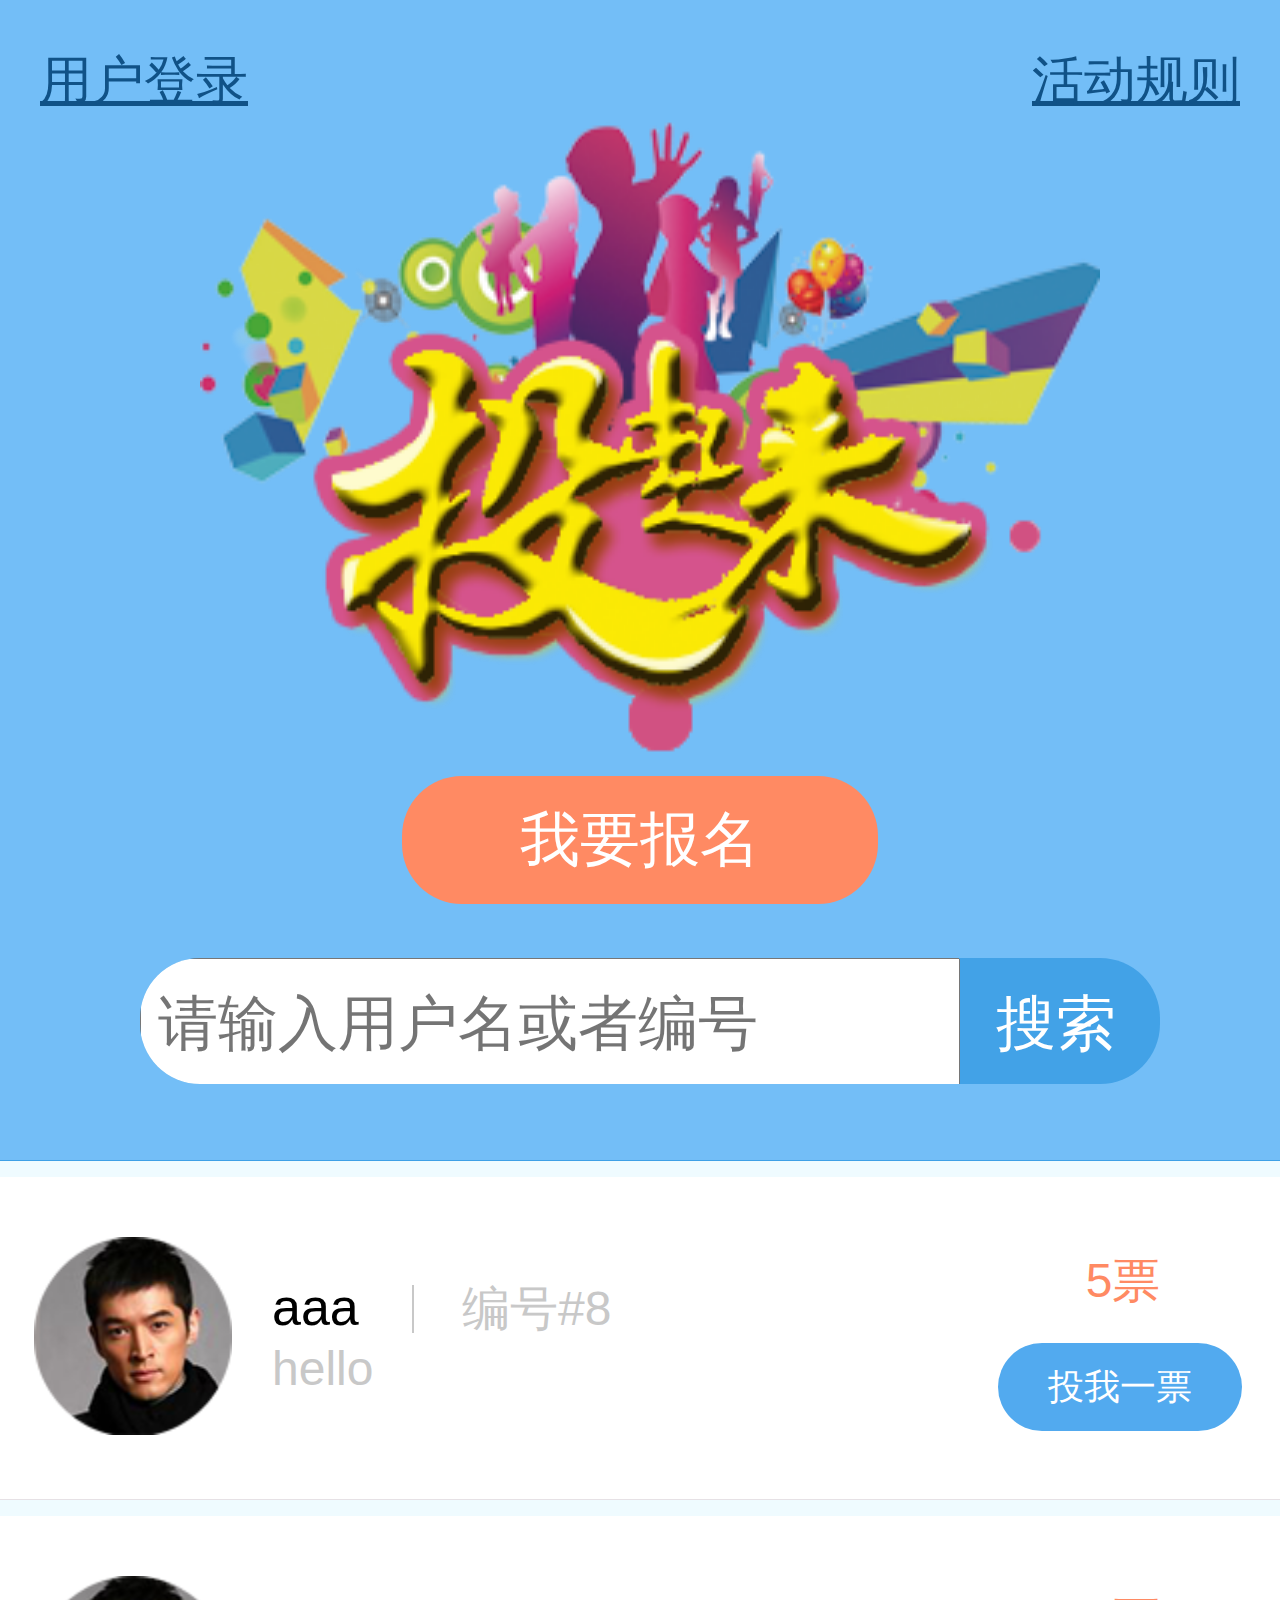
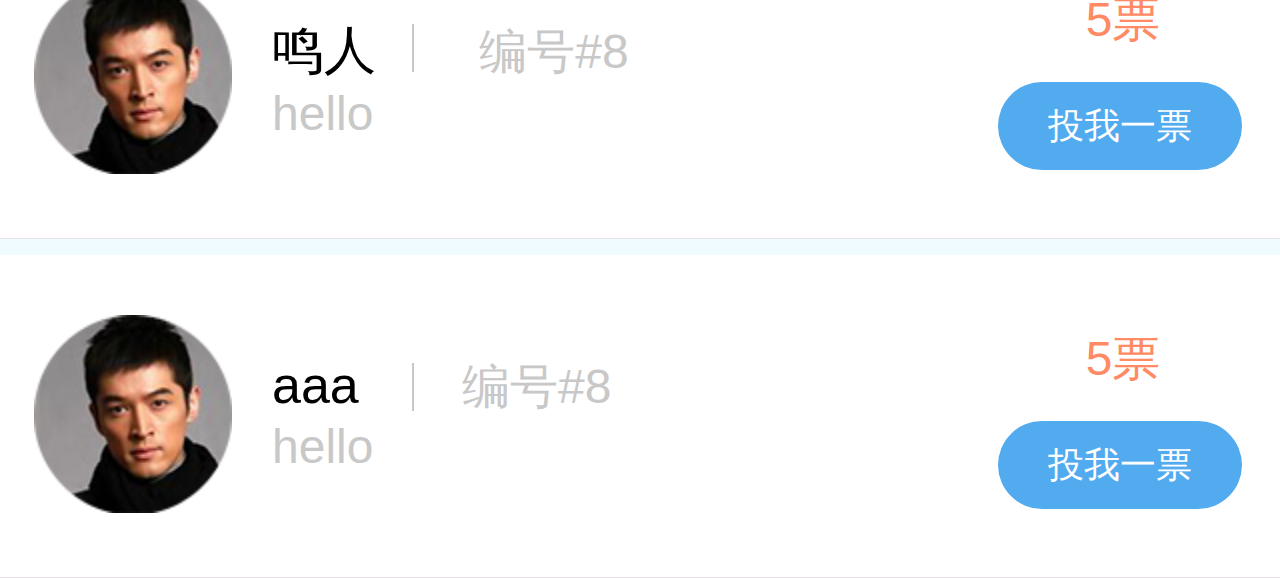
<file: index.html>
<!DOCTYPE html>
<html lang="en">
<head>
    <meta charset="UTF-8">
    <title>首页</title>
    <link rel="stylesheet" href="css/reset.min.css">
    <link rel="stylesheet" href="css/index.css">
    <script>
        var desW = 640;
        var winW = document.documentElement.clientWidth;
        document.documentElement.style.fontSize = winW / desW * 100 + 'px';
    </script>
</head>
<body>
<header>
    <a href="">用户登录</a>
    <a href="">活动规则</a>
    <img src="img/title.png" alt="logo">
    <!--我要报名按钮-->
    <div>我要报名</div>
    <form>
        <input type="text" id="seach" placeholder="请输入用户名或者编号">搜索
    </form>
</header>
<!--投票区-->
<main class="main">
    <div class="clearfix">
        <img src="img/name_03.png" alt="头像">
        <div class="content">
            <a>aaa</a>
            <i></i>
            <span>编号#8</span>
            <p>hello</p>
        </div>
        <div class="float-right">
            <span>5票</span>
            <a>投我一票</a>
        </div>
    </div>
    <div class="clearfix">
        <img src="img/name_03.png" alt="头像">
        <div class="content">
            <a>鸣人</a>
            <i></i>
            <span>编号#8</span>
            <p>hello</p>
        </div>
        <div class="float-right">
            <span>5票</span>
            <a>投我一票</a>
        </div>
    </div>
    <div class="clearfix">
        <img src="img/name_03.png" alt="头像">
        <div class="content">
            <a>aaa</a>
            <i></i>
            <span>编号#8</span>
            <p>hello</p>
        </div>
        <div class="float-right">
            <span>5票</span>
            <a>投我一票</a>
        </div>
    </div>
</main>
<!--login  隐藏检测到用户没登录才显示-->
<div class="login">
    <h3>请输入用户信息进行验证</h3>
    <form>
        <input type="text" placeholder="请输入用户信息进行验证">
        <input type="password" placeholder="请填写用户密码">
        <button>提交</button>
    </form>
    <p><i>没有用户名和编号？</i><a>请先进行报名</a></p>
</div>
<!--登录成功页-->
<div class="login_successful">
    <h3>Welcome!</h3>
    <i>用户名</i>
    <button>退出登入</button>
</div>
</body>
</html>
</file>
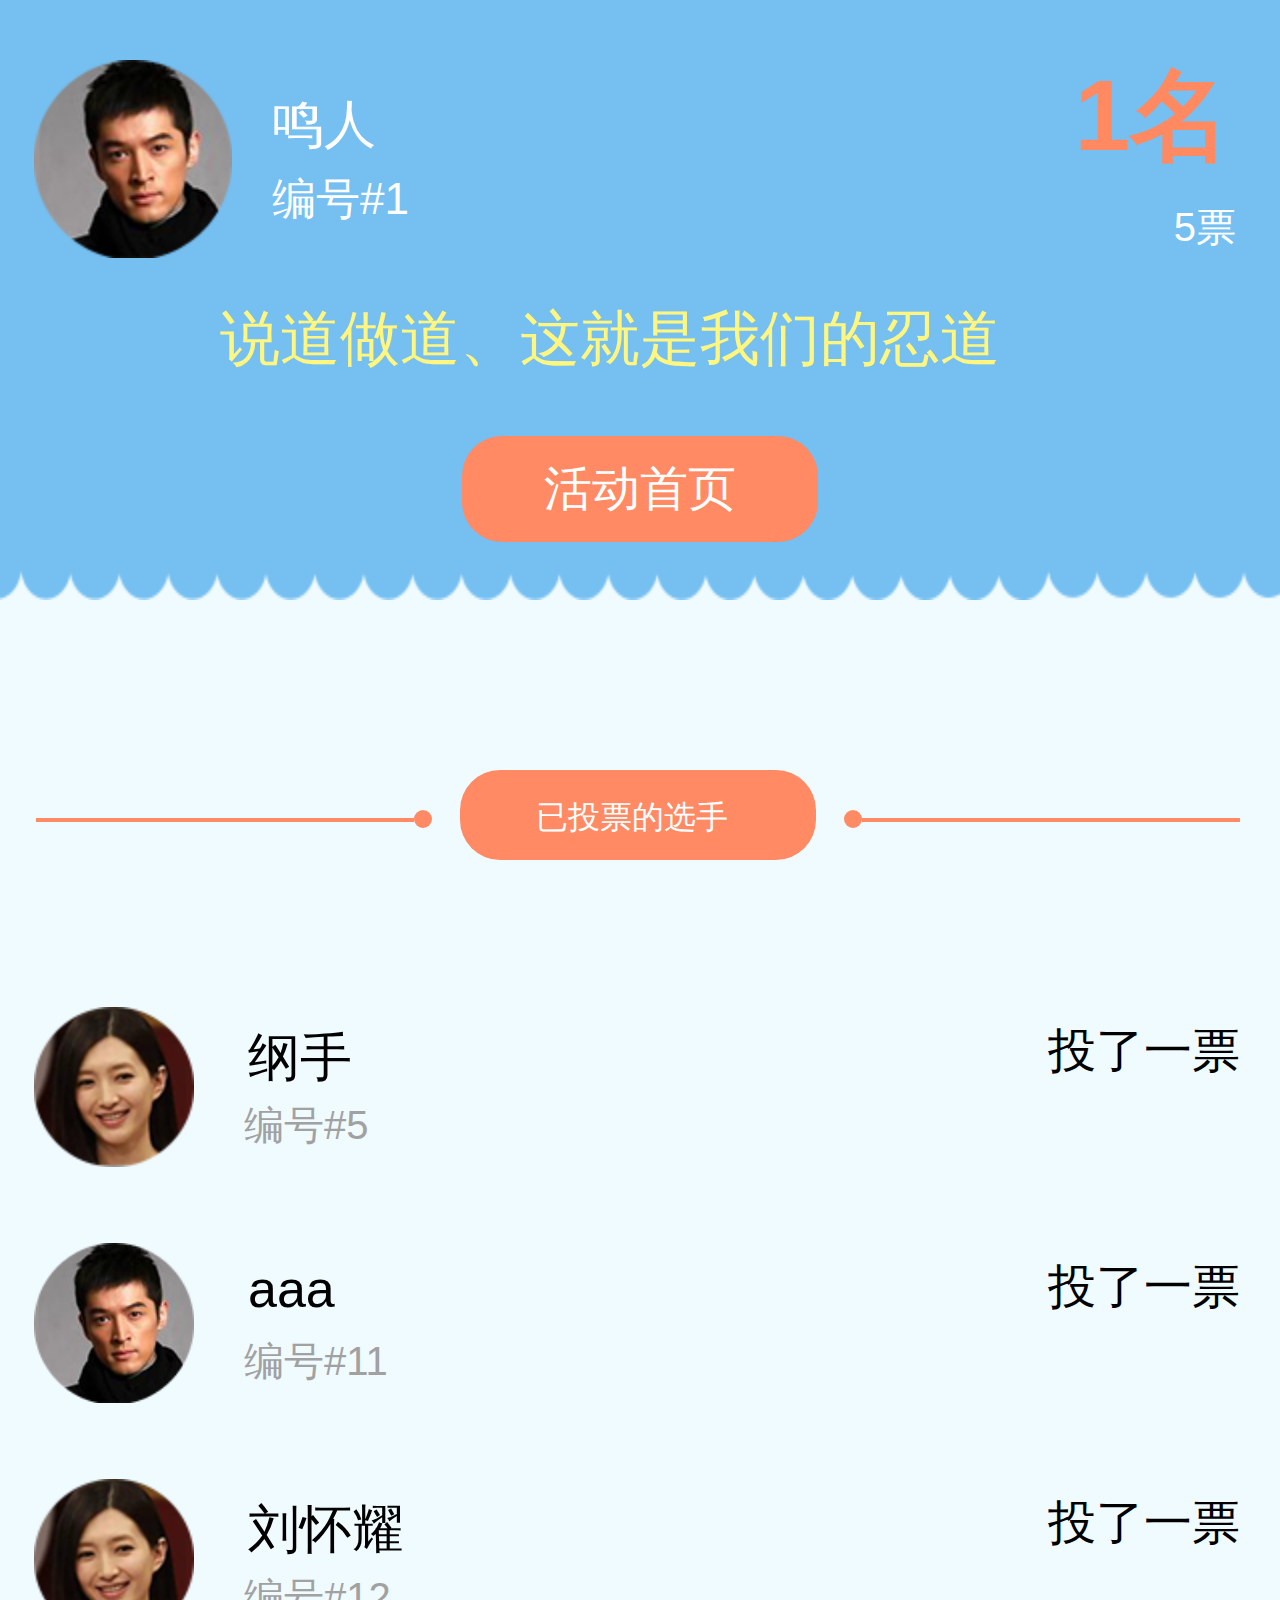
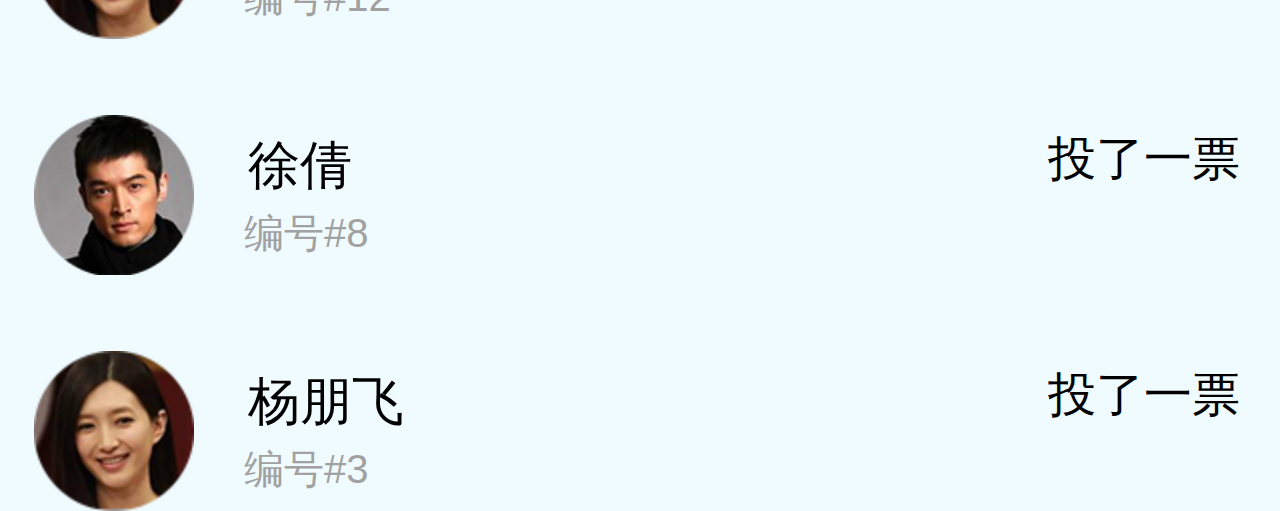
<file: detail.html>
<!DOCTYPE html>
<html lang="en">
<head>
    <meta charset="UTF-8">
    <title>个人详情页</title>
    <meta name="viewport"
          content="width=device-width, user-scalable=no, initial-scale=1.0, maximum-scale=1.0, minimum-scale=1.0">
    <link rel="stylesheet" href="css/reset.min.css">
    <link rel="stylesheet" href="css/detail.css">
    <script>
        var desW = 640;
        var win = document.documentElement.clientWidth;
        document.documentElement.style.fontSize = win / desW * 100 + 'px';

    </script>
</head>
<body>
<header>
    <img src="img/bgone.png" alt="头部背景">
    <div>
        <img src="img/name_03.png" alt="">
        <i>鸣人</i>
        <span>编号#1</span>
        <h4>1名</h4>
        <b>5票</b>
        <p>说道做道、这就是我们的忍道</p>
    </div>
    <a>活动首页</a>
</header>
<main class="main clearfix">
    <span></span>
    <span></span>
    <div><i>已投票的选手</i></div>
    <span></span>
    <span></span>
</main>
<footer>
    <div class="clearfix">
        <img src="img/touxing_03.png" alt="个人头像">
        <i>纲手</i>
        <span>编号#5</span>
        <a>投了一票</a>
    </div>
    <div class="clearfix">
        <img src="img/name_03.png" alt="个人头像">
        <i>aaa</i>
        <span>编号#11</span>
        <a>投了一票</a>
    </div>
    <div class="clearfix">
        <img src="img/touxing_03.png" alt="个人头像">
        <i>刘怀耀</i>
        <span>编号#12</span>
        <a>投了一票</a>
    </div>
    <div class="clearfix">
        <img src="img/name_03.png" alt="个人头像">
        <i>徐倩</i>
        <span>编号#8</span>
        <a>投了一票</a>
    </div>
    <div class="clearfix">
        <img src="img/touxing_03.png" alt="个人头像">
        <i>杨朋飞</i>
        <span>编号#3</span>
        <a>投了一票</a>
    </div>
</footer>
</body>
</html>
</file>
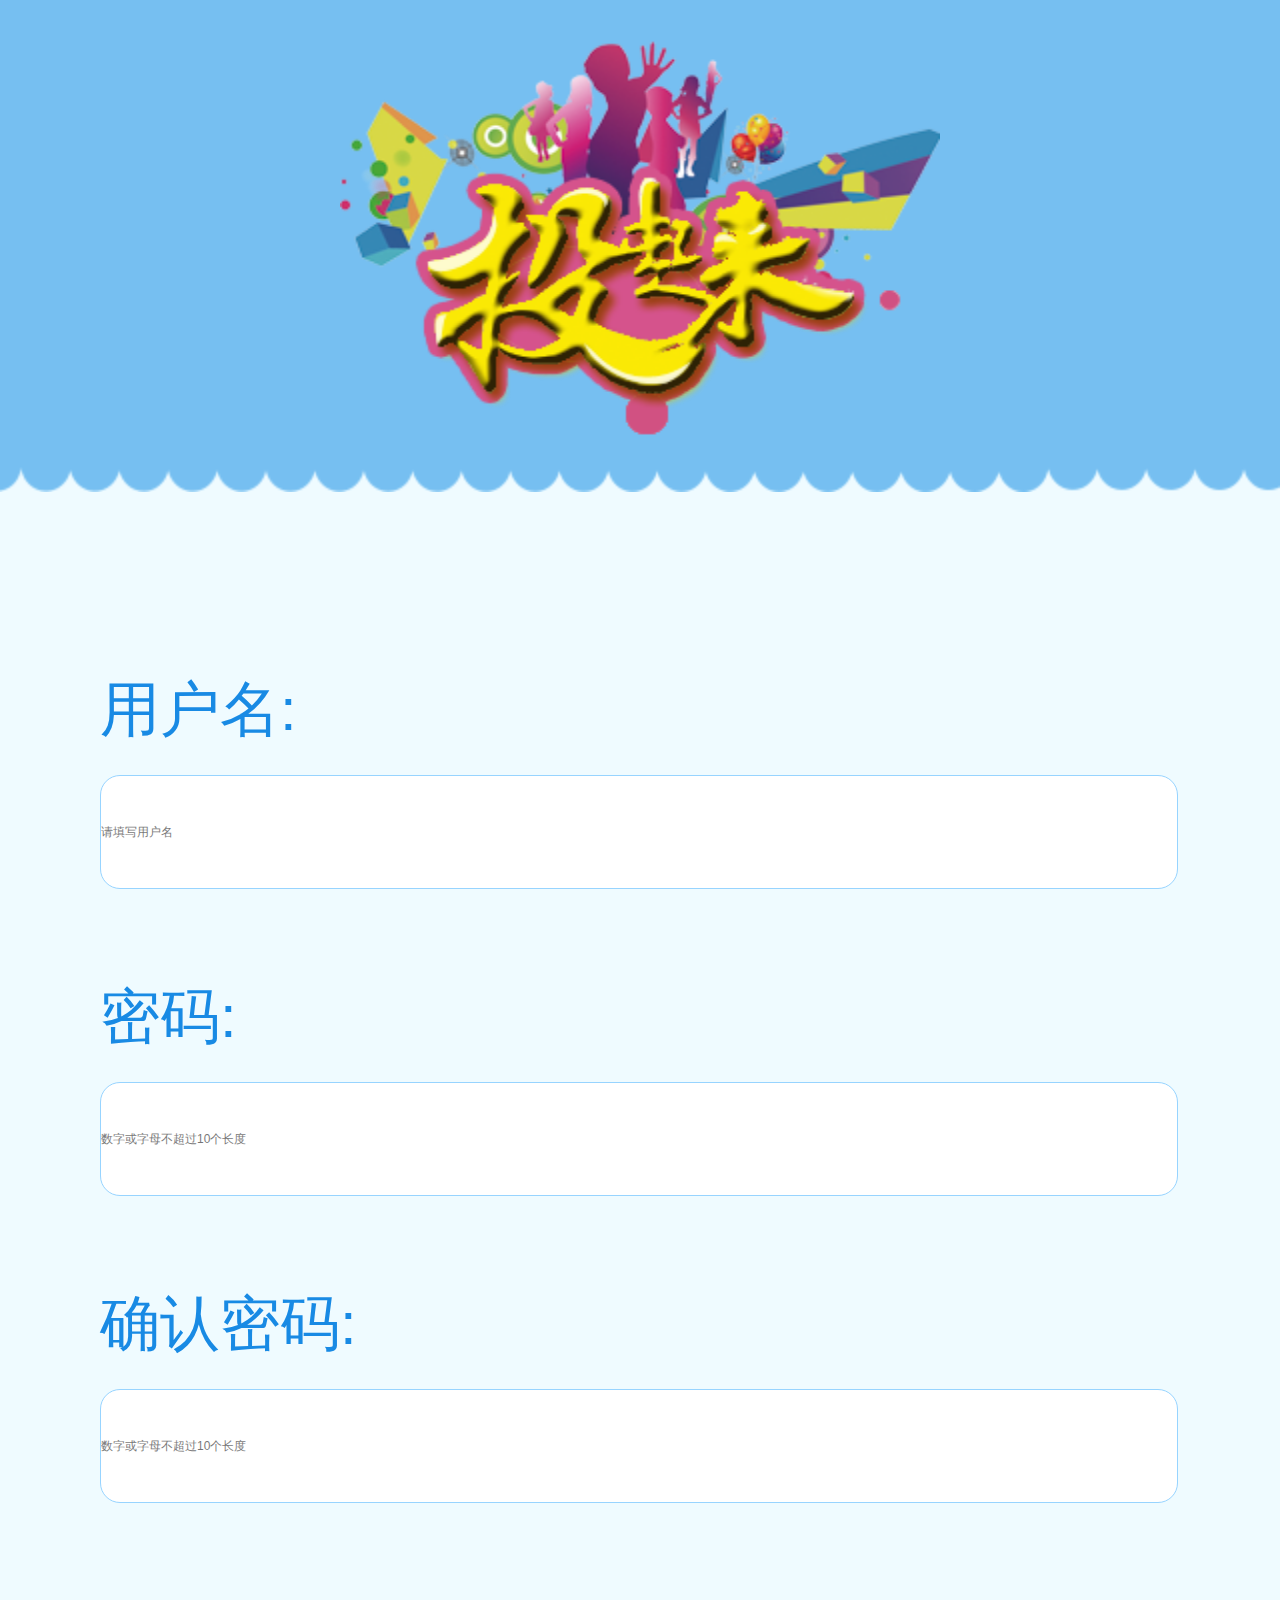
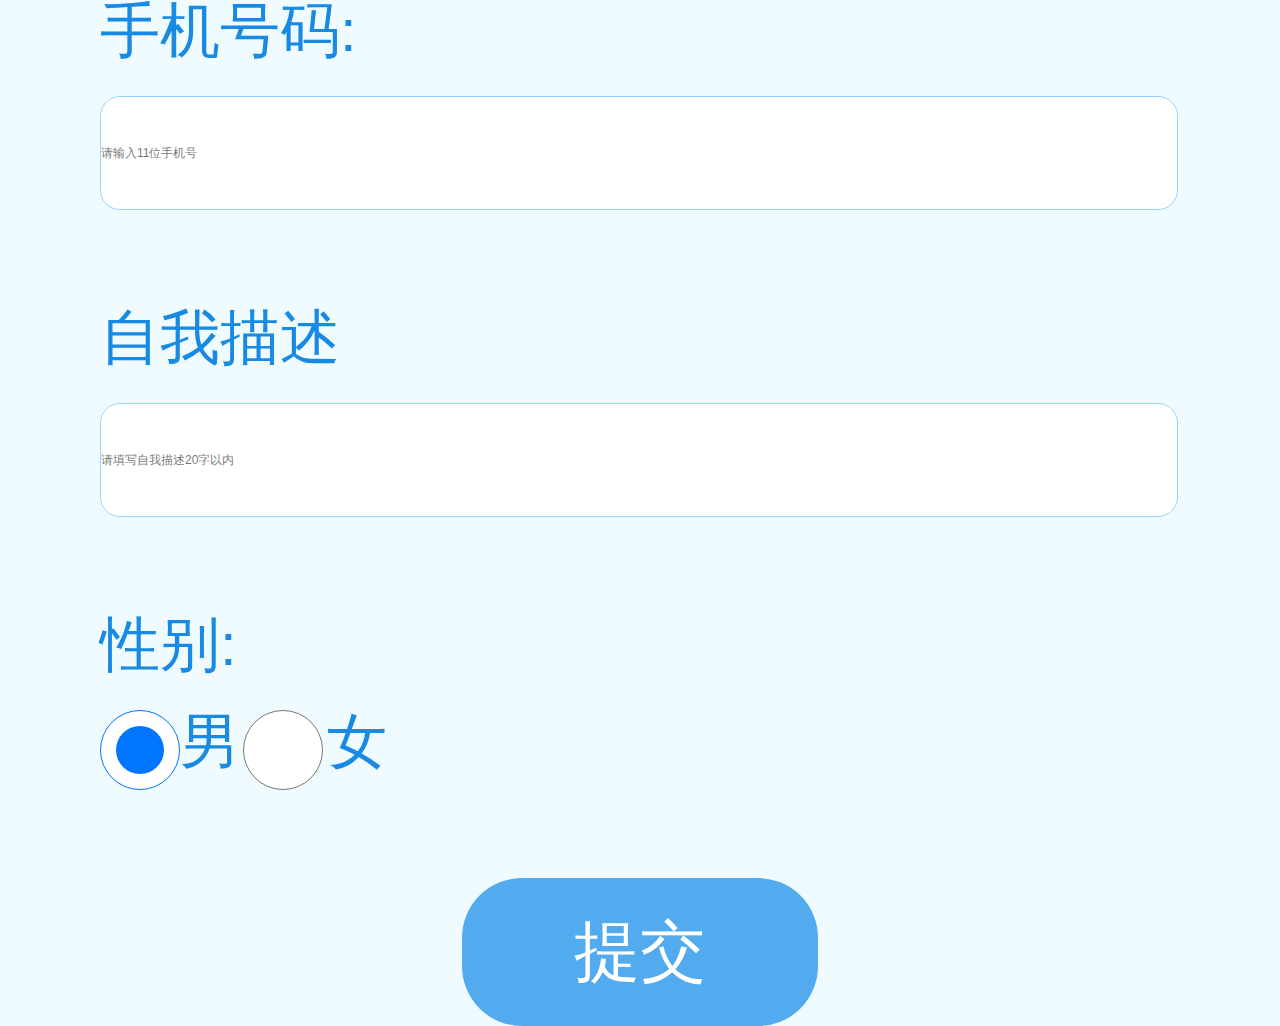
<file: register.html>
<!DOCTYPE html>
<html lang="en">
<head>
    <meta charset="UTF-8">
    <title>报名页</title>
    <meta name="viewport"
          content="width=device-width, user-scalable=no, initial-scale=1.0, maximum-scale=1.0, minimum-scale=1.0">
    <link rel="stylesheet" href="css/reset.min.css">
    <link rel="stylesheet" href="css/register.css">
    <script>
        var desW = 640;
        var winW = document.documentElement.clientWidth;
        document.documentElement.style.fontSize = winW / desW * 100 + 'px';
    </script>
</head>
<body>
<header>
    <img src="img/bgone.png" alt="头部" class="title">
    <img src="img/title.png" alt="">
</header>
<footer>
    <form action="">
        <label for="name" minlength="1">用户名:</label>
        <input type="text" name="name" id="name" placeholder="请填写用户名">
        <label for="password">密码:</label>
        <input type="password" name="password" id="password" placeholder="数字或字母不超过10个长度">
        <label>确认密码:</label>
        <input type="password" placeholder="数字或字母不超过10个长度">
        <label>手机号码:</label>
        <input type="tel" pattern="[0-9]{11}" placeholder="请输入11位手机号">
        <label>自我描述</label>
        <input type="text" placeholder="请填写自我描述20字以内" id="describe">
        <label>性别:</label>
        <input type="radio" name="sex" value="male" class="sex" checked="checked" id="male"><label for="male" class="clear">男</label>
        <input type="radio" name="sex" value=famale" class="sex" id="famale">
        <label class="clear" for="famale">女</label>
        <button type="button" id="btn">提交</button>
    </form>
</footer>
<script src="js/zepto.min.js"></script>
<script>
$('#btn').on('click',function () {
    console.log($('#name').val());
})
</script>
</body>
</html>
</file>
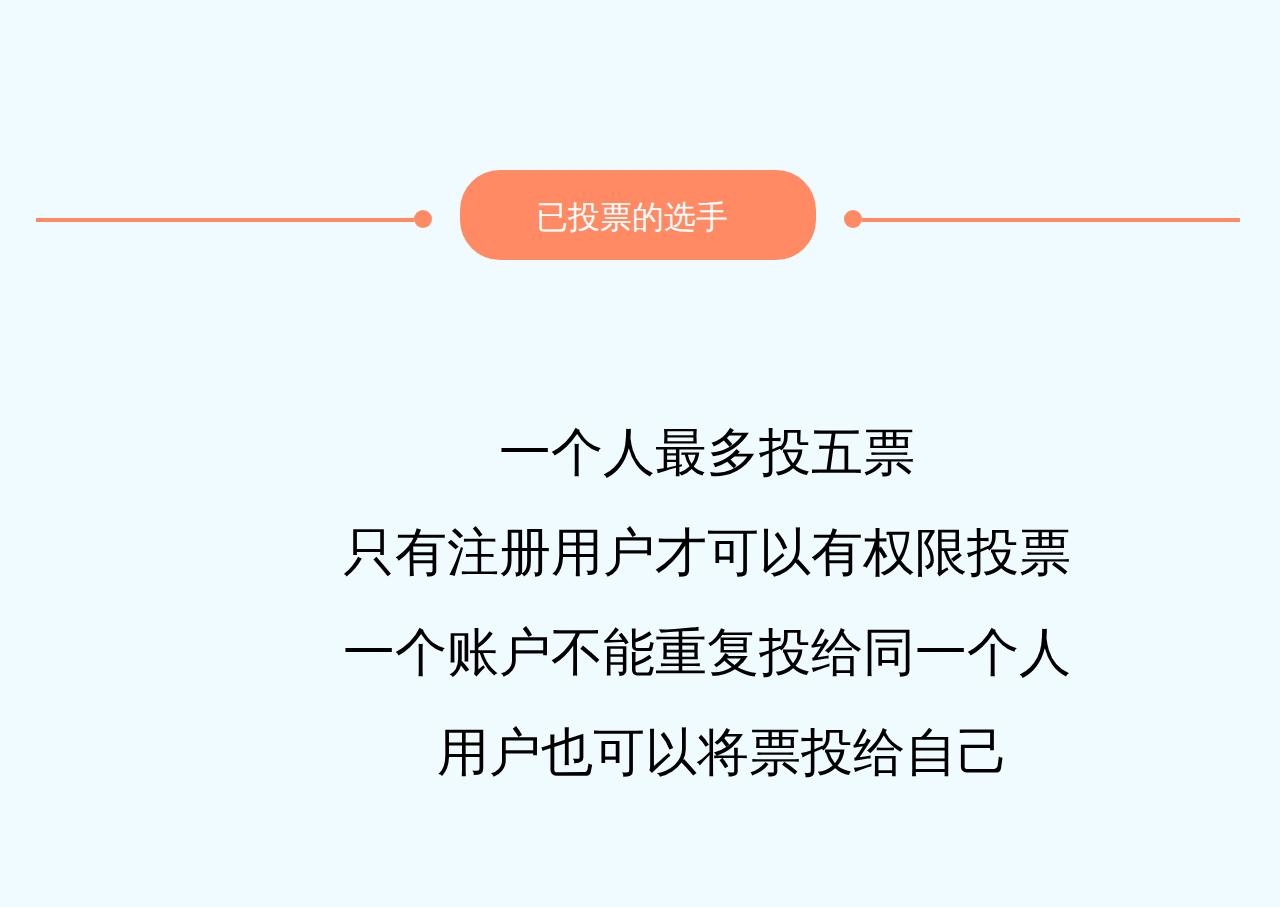
<file: rule.html>
<!DOCTYPE html>
<html lang="en">
<head>
    <meta charset="UTF-8">
    <title>规则页</title>
    <meta name="viewport"
          content="width=device-width, user-scalable=no, initial-scale=1.0, maximum-scale=1.0, minimum-scale=1.0">
    <link rel="stylesheet" href="css/reset.min.css">
    <link rel="stylesheet" href="css/rule.css">
    <script>
        var desW = 640;
        var win = document.documentElement.clientWidth;
        document.documentElement.style.fontSize = win / desW * 100 + 'px';
    </script>
</head>
<body>
<header>
    <span></span>
    <span></span>
    <div><i>已投票的选手</i></div>
    <span></span>
    <span></span>
</header>
<main>
   <pre>
                一个人最多投五票
           只有注册用户才可以有权限投票
           一个账户不能重复投给同一个人
              用户也可以将票投给自己
   </pre>
</main>
</body>
</html>
</file>
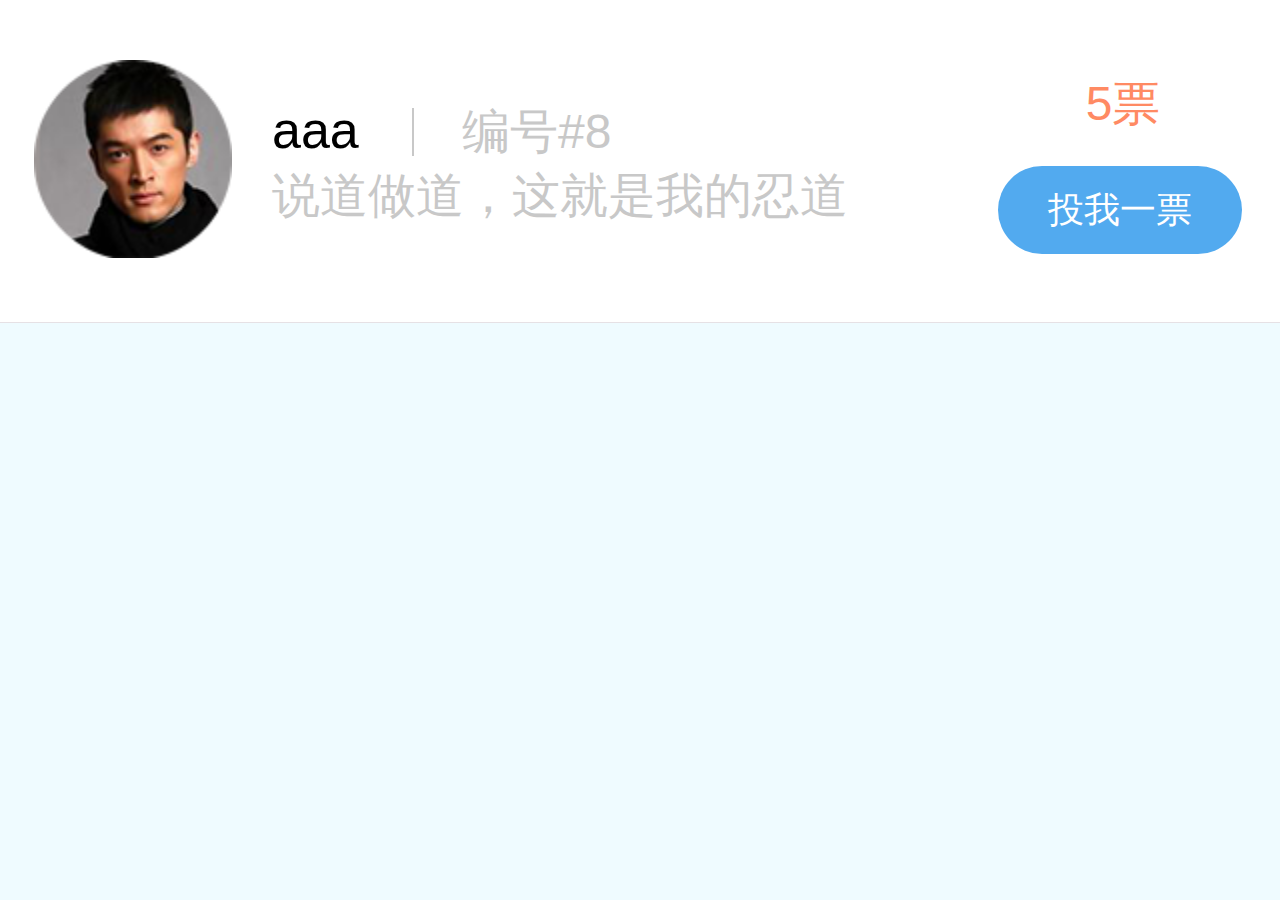
<file: search.html>
<!DOCTYPE html>
<html lang="en">
<head>
    <meta charset="UTF-8">
    <title>搜索页</title>
    <meta name="viewport"
          content="width=device-width, user-scalable=no, initial-scale=1.0, maximum-scale=1.0, minimum-scale=1.0">
    <link rel="stylesheet" href="css/reset.min.css">
    <link rel="stylesheet" href="css/search.css">
    <script>
        var desW = 640;
        var win = document.documentElement.clientWidth;
        document.documentElement.style.fontSize = win / desW * 100 + 'px';
    </script>
</head>
<body>
<header>
    <div>
        <img src="img/name_03.png" alt="头像">
        <div class="content">
            <a>aaa</a>
            <i></i>
            <span>编号#8</span>
            <p>说道做道，这就是我的忍道</p>
        </div>
        <div class="float-right">
            <span>5票</span>
            <a>投我一票</a>
        </div>
    </div>
</header>
</body>
</html>
</file>
<file: css/index.css>
* {
    padding: 0;
    margin: 0;
}

ul, ol, dl {
    list-style: none;
}

em, i {
    font-style: normal;
}

b, strong {
    font-weight: normal;
}

a {
    text-decoration: none;
}

img {
    border: none;
    vertical-align: top;
}

input, button, select, textarea {
    outline: none;
}

.clearfix:after {
    content: '';
    display: block;
    height: 0;
    clear: both;
    overflow: hidden;
}

.clearfix {
    zoom: 1
}

body, html {
    width: 100%;
    height: 100%;
    background: #effbff;
    /*overflow: hidden;*/
    position: relative;
}

header {
    width: 100%;
    height: 5.8rem;
    background: #73bef7;
    border-bottom: 1px solid #3ea0e6;
    position: relative;
}

header a {
    color: #105287;
    font-size: 0.26rem;
    position: absolute;
    top: 0.23rem;
    text-decoration: underline;
}

header a:nth-of-type(1) {
    left: 0.2rem
}

header a:nth-of-type(2) {
    right: 0.2rem
}

header img {
    width: 4.5rem;
    height: 3.2rem;
    position: absolute;
    top: 50%;
    left: 50%;
    margin-top: -2.3rem;
    margin-left: -2.2rem;
}

header div {
    width: 2.38rem;
    height: 0.64rem;
    background: #ff8a63;
    color: #fff;
    position: absolute;
    border-radius: 0.3rem;
    font-size: 0.3rem;
    text-align: center;
    line-height: 0.64rem;
    bottom: 1.28rem;
    left: 50%;
    margin-left: -1.19rem;
}

header form {
    width: 5.1rem;
    height: 0.63rem;
    position: absolute;
    bottom: 0.38rem;
    left: 50%;
    margin-left: -2.5rem;
    border-radius: 0.3rem;
    background: #42a2e7;
    overflow: hidden;
    font-size: 0.3rem;
    color: #fff;
}

form input {
    width: 4rem;
    height: 100%;
    margin-right: 0.18rem;
    padding-left: 0.08rem;
}

.main {
    width: 100%;
}

.main > div {
    width: 100%;
    height: 1.61rem;
    background: #fff;
    border-bottom: 1px solid #e6e1e5;
    margin-top: 0.08rem;
}

.main > div > img {
    width: 0.99rem;
    height: 0.99rem;
    float: left;
    margin: 0.30rem 0.2rem 0.345rem 0.17rem;
}

.main .content {
    position: relative;
    width: 3.5rem;
    height: 0.74rem;
    float: left;
    margin-top: 0.5rem;
}

.content > a {
    font-size: 0.26rem;
}

.content > span, .content > p {
    font-size: 0.24rem;
    color: #c8c8c8;
}

.content > span {
    margin-left: 0.5rem;
}

.content > i {
    height: 0.24rem;
    width: 0.01rem;
    background: #c8c8c8;
    position: absolute;
    left: 0.7rem;
    top: 0.04rem;
}

.main .float-right {
    position: relative;
    float: right;
    width: 1.25rem;
    height: 0.96rem;
    text-align: center;
    margin-top: 0.31rem;
    padding-right: 0.16rem;
}

.float-right > span, .float-right > a {
    display: block;
}

.float-right > span {
    color: #ff8a63;
    font-size: 0.24rem;
    margin-top: 0.05rem;
}

.float-right > a {
    width: 1.22rem;
    height: 0.44rem;
    background: #52aaef;
    border-radius: 0.3rem;
    color: #fff;
    font-size: 0.18rem;
    text-align: center;
    line-height: 0.44rem;
    position: absolute;
    bottom: 0;
}

/*登录页1*/
.login {
    display: none;
    width: 4.6rem;
    height: 4rem;
    background: #fff;
    position: absolute;
    top: 50%;
    left: 50%;
    margin-top: -1.5rem;
    margin-left: -2.3rem;
    text-align: center;
    border-radius: 0.16rem;
}

.login h3 {
    font-size: 0.32rem;
    padding-top: 0.22rem;
}

.login form {
    width: 3.63rem;
    height: 2.11rem;
    position: absolute;
    top: 0.84rem;
    left: 0.45rem;
    text-align: center;
}

.login input {
    display: block;
    width: 3.63rem;
    height: 0.49rem;
    border: 1px solid #a0d5ff;
    margin-bottom: 0.24rem;
    border-radius: 0.1rem;
}

.login button {
    width: 1.32rem;
    height: 0.5rem;
    font-size: 0.26rem;
    color: #fff;
    background: #50aaeb;
    border-radius: 0.2rem;
}

.login p {
    position: absolute;
    bottom: 0.24rem;
    left: 0.4rem;
}

.login p i {
    font-size: 0.24rem;
}

.login p a {
    text-decoration: underline;
    font-size: 0.28rem;
    color: #ed937c;
}

/*登录成功页*/
.login_successful {
    display: none;
    width: 4.6rem;
    height: 4rem;
    background: #fff;
    position: absolute;
    top: 50%;
    left: 50%;
    margin-top: -1.5rem;
    margin-left: -2.3rem;
    text-align: center;
    border-radius: 0.16rem;
}
.login_successful h3 {
    font-size: 0.45rem;
    padding-top: 0.4rem;
    color: #fb524c;
}

.login_successful i {
    display: block;
    font-size: 0.36rem;
    padding-top: 0.62rem;
}

.login_successful button {
    width: 1.32rem;
    height: 0.5rem;
    font-size: 0.26rem;
    color: #fff;
    background: #50aaeb;
    border-radius: 0.2rem;
    margin-top: 0.45rem;
}
</file>
<file: css/detail.css>
*{
    padding: 0;
    margin: 0;
}
ul,ol,dl{
    list-style: none;
}
em,i{
    font-style: normal;
}
b,strong{
    font-weight: normal;
}
a{
    text-decoration: none;
}
img{
    border: none;
    vertical-align: top;
}
input{
    outline: none;
}
.clearfix:after{
    content: '';
    display: block;
    height: 0;
    clear: both;
    overflow: hidden;
}
.clearfix{zoom:1}
body,html{
    width: 100%;
    height: 100%;
    background: #effbff;
    /*overflow: hidden;*/
}
header{
    width: 100%;
    height: 3rem;
    margin: 0 auto;
    position: relative;
}
header img{
    width: 100%;
    height: 3rem;
}
header>div{
    width: 100%;
    height: 2rem;
    position: absolute;
    left: 0;
    top: 0;
}
header>div>img{
    width: 0.99rem;
    height: 0.99rem;
    float: left;
    margin: 0.30rem 0.2rem 0.345rem 0.17rem;
}
header>div>img,header>div>i,header>div>span{
    float: left;
}
header>div>h4,header>div>b {
    float: right;
}
header>div>i{
    position: absolute;
    font-size: 0.26rem;
    color: #fff;
    top: 0.45rem;
}
header>div>span{
    position: absolute;
    font-size: 0.22rem;
    color: #fff;
    top: 0.85rem;
}
header>div>p{
    position: absolute;
    bottom: 0.1rem;
    left: 1.1rem;
    font-size: 0.3rem;
    color: #fff67f;
}
header>div>h4{
    font-size: 0.5rem;
    color: #ff8961;
    padding: 0.25rem 0.25rem 0.2rem 0;
}
header>div>b{
    font-size: 0.2rem;
    color: #fff;
    position: absolute;
    right: 0.22rem;
    top: 1rem;
}
header>a{
    display: block;
    width: 1.78rem;
    height: 0.53rem;
    line-height: 0.53rem;
    text-align: center;
    color: #ffffff;
    position: absolute;
    bottom: 0.29rem;
    left: 50%;
    margin-left: -0.89rem;
    background: #ff8a63;
    border-radius: 0.2rem;
    font-size: 0.24rem;
}
.main{
    width: 100%;
    height: 2.035rem;
    line-height: 2.035rem;
    text-align: center;
}
.main span,.main div,.main>div>i{
    float: left;
}
.main span:nth-of-type(1),.main span:nth-of-type(4){
    width: 1.89rem;
    height: 0.02rem;
    background: #ff8a63;
}
.main span:nth-of-type(2),.main span:nth-of-type(3){
    width: 0.09rem;
    height: 0.09rem;
    border-radius: 50%;
    background: #ff8a63;
}
.main div{
    position: relative;
    height: 0.45rem;
    width: 1.78rem;
    background: #ff8a63;
    border-radius: 0.2rem;
    margin: 0.85rem 0.14rem 0 0.14rem;
}
.main span:nth-of-type(1){
    margin-left: 0.18rem;
    margin-top: 1.09rem;
}
.main span:nth-of-type(2){
    margin-top: 1.05rem;
}
.main span:nth-of-type(3){
    margin-top: 1.05rem;
}
.main span:nth-of-type(4){
    margin-top: 1.09rem;
}
.main div>i{
    position: absolute;
    top: -0.78rem;
    left: 0.38rem;
    font-size: 0.16rem;
    color: #ffffff;
}
footer{
    width: 100%;
}
footer div{
    position: relative;
    width: 100%;
    height: 0.8rem;
    margin-bottom: 0.38rem;
}
footer div>img{
    width: 0.8rem;
    height: 0.8rem;
    margin: 0 0.19rem 0 0.17rem;
}
footer div>i{
    position: absolute;
    font-size: 0.26rem;
    padding: 0.08rem;
}
footer div>span{
    position: absolute;
    bottom: 0.07rem;
    font-size: 0.2rem;
    color: #a2a1a2;
    padding-left: 0.06rem;
}
footer div>a{
    float: right;
    font-size: 0.24rem;
    padding: 0.06rem 0.2rem 0 0;
}
</file>
<file: css/register.css>
*{
    padding: 0;
    margin: 0;
}
ul,ol,dl{
    list-style: none;
}
em,i{
    font-style: normal;
}
b,strong{
    font-weight: normal;
}
a{
    text-decoration: none;
}
img{
    border: none;
    vertical-align: top;
}
input{
    outline: none;
}
.clearfix:after{
    content: '';
    display: block;
    height: 0;
    clear: both;
    overflow: hidden;
}
.clearfix{zoom:1}
body,html{
    width: 100%;
    height: 100%;
    background: #effbff;
   /* overflow: hidden;*/
}
header{
    width: 100%;
    height: 3rem;
    margin: 0 auto;
    position: relative;
}
header img:nth-of-type(1){
    width: 100%;
    height: 2.46rem;
}
header img:nth-of-type(2){
    width: 3rem;
    height: 2rem;
    position: absolute;
    top: 50%;
    left: 50%;
    margin-top: -1.3rem;
    margin-left: -1.5rem;
}
footer{
    margin-top: 0.35rem;
    width: 100%;
}
footer form{
    width: 5.4rem;
    margin: 0 auto;
}
form label,form input{
    display: block;
}
form label{
    font-size: 0.3rem;
    color: #188ae4;
}
form input{
    width: 5.38rem;
    height: 0.56rem;
    border: 1px solid #97d4ff;
    margin: 0.12rem 0 0.44rem 0;
    border-radius: 0.1rem;
}
form .sex{
    width: 0.4rem;
    height: 0.4rem;
    display: inline-block;
}
form .clear{
    display: inline-block;
    vertical-align: text-bottom;
    padding-bottom: 0.05rem;
}
form button{
    height: 0.74rem;
    width: 1.78rem;
    background: #52aaef;
    color: #ffffff;
    font-size: 0.33rem;
    display: block;
    border-radius: 0.3rem;
    border: none;
    margin: 0 auto;
    margin-bottom: 0.6rem;
}
</file>
<file: css/rule.css>
*{
    padding: 0;
    margin: 0;
}
ul,ol,dl{
    list-style: none;
}
em,i{
    font-style: normal;
}
b,strong{
    font-weight: normal;
}
a{
    text-decoration: none;
}
img{
    border: none;
    vertical-align: top;
}
input{
    outline: none;
}
.clearfix:after{
    content: '';
    display: block;
    height: 0;
    clear: both;
    overflow: hidden;
}
.clearfix{zoom:1}
body,html{
    width: 100%;
    height: 100%;
    background: #effbff;
    /*overflow: hidden;*/
}
header{
    width: 100%;
    height: 2.035rem;
    line-height: 2.035rem;
    text-align: center;
}
header span,header div,header>div>i{
    float: left;
}
header span:nth-of-type(1),header span:nth-of-type(4){
    width: 1.89rem;
    height: 0.02rem;
    background: #ff8a63;
}
header span:nth-of-type(2),header span:nth-of-type(3){
    width: 0.09rem;
    height: 0.09rem;
    border-radius: 50%;
    background: #ff8a63;
}
header div{
    position: relative;
    height: 0.45rem;
    width: 1.78rem;
    background: #ff8a63;
    border-radius: 0.2rem;
    margin: 0.85rem 0.14rem 0 0.14rem;
}
header span:nth-of-type(1){
    margin-left: 0.18rem;
    margin-top: 1.09rem;
}
header span:nth-of-type(2){
    margin-top: 1.05rem;
}
header span:nth-of-type(3){
    margin-top: 1.05rem;
}
header span:nth-of-type(4){
    margin-top: 1.09rem;
}
header div>i{
    position: absolute;
    top: -0.78rem;
    left: 0.38rem;
    font-size: 0.16rem;
    color: #ffffff;
}
main{
    width: 100%;
}
main pre{
    width: 4.17rem;
    font-size: 0.26rem;
    line-height: 0.5rem;
    text-align: center;
}
</file>
<file: css/search.css>
*{
    padding: 0;
    margin: 0;
}
ul,ol,dl{
    list-style: none;
}
em,i{
    font-style: normal;
}
b,strong{
    font-weight: normal;
}
a{
    text-decoration: none;
}
img{
    border: none;
    vertical-align: top;
}
input{
    outline: none;
}
.clearfix{
    content: "";
    display: block;
    height: 0;
    clear: both;
    overflow: hidden;
}
.clearfix{zoom:1}
body,html{
    width: 100%;
    height: 100%;
    background: #effbff;;
}
header{
    width: 100%;
    height: 1.61rem;
}
header>div{
    width: 100%;
    height: 1.61rem;
    background: #fff;
    border-bottom: 1px solid #e6e1e5;
    overflow: hidden;
}
header>div>img{
    width: 0.99rem;
    height: 0.99rem;
    float: left;
    margin: 0.30rem 0.2rem 0.345rem 0.17rem;
}
header .content{
    position: relative;
    width: 3.5rem;
    height: 0.74rem;
    float: left;
    margin-top: 0.5rem;
}
.content>a{
    font-size: 0.26rem;
}
.content>span,.content>p{
    font-size: 0.24rem;
    color: #c8c8c8;
}
.content>span{
    margin-left: 0.5rem;
}
.content>i{
    height: 0.24rem;
    width: 0.01rem;
    background: #c8c8c8;
    position: absolute;
    left: 0.7rem;
    top: 0.04rem;
}
header .float-right{
    position: relative;
    float: right;
    width: 1.25rem;
    height: 0.96rem;
    text-align: center;
    margin-top: 0.31rem;
    padding-right: 0.16rem;
}
.float-right>span,.float-right>a{
    display: block;
}
.float-right>span{
    color: #ff8a63;
    font-size: 0.24rem;
    margin-top: 0.05rem;
}
.float-right>a{
    width: 1.22rem;
    height: 0.44rem;
    background: #52aaef;
    border-radius: 0.3rem;
    color: #fff;
    font-size: 0.18rem;
    text-align: center;
    line-height: 0.44rem;
    position: absolute;
    bottom: 0;
}
</file>
